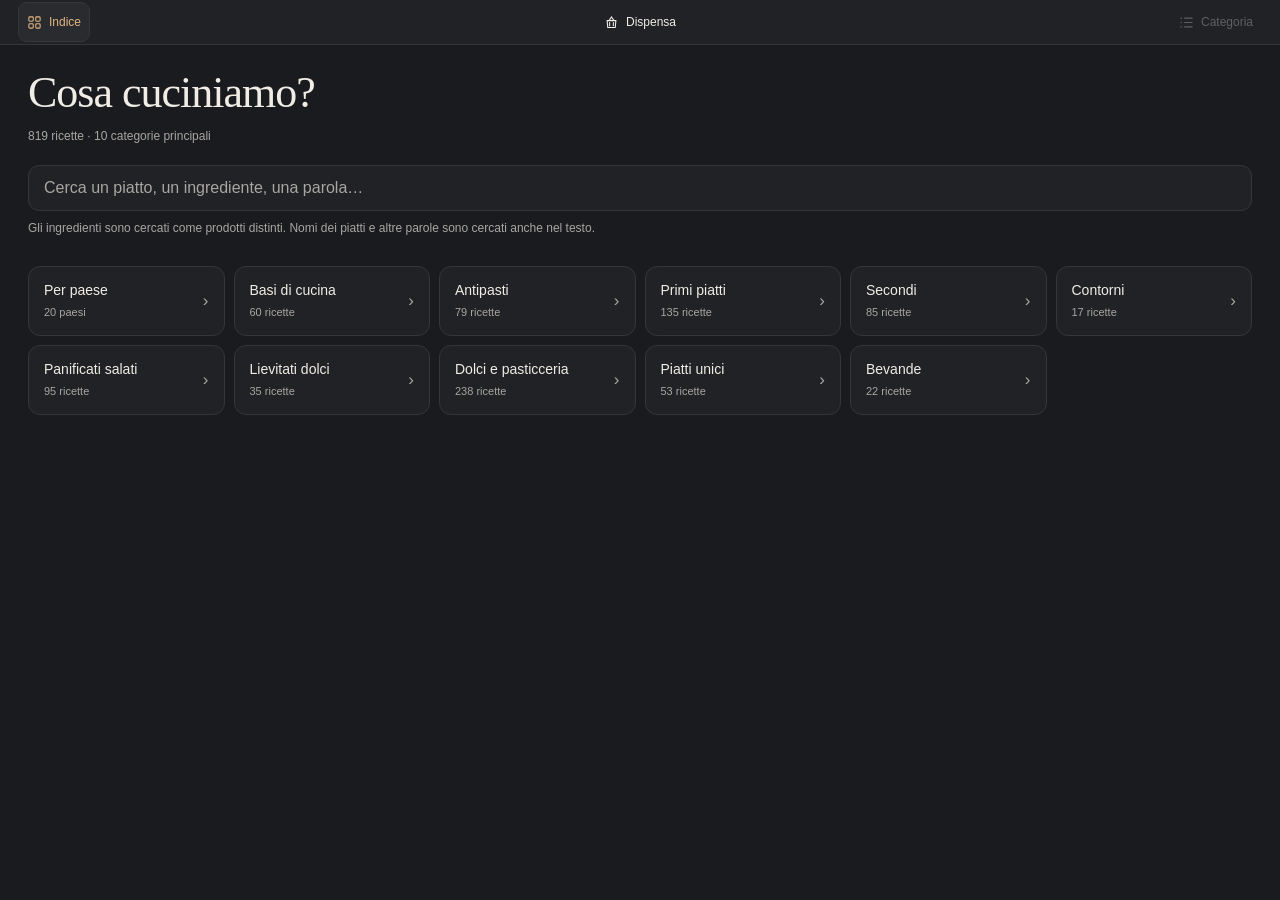
<file: index.html>
<!doctype html><html lang="it"><head><meta charset="utf-8"><meta name="viewport" content="width=device-width,initial-scale=1"><meta http-equiv="refresh" content="0;url=./app/"><title>Sapore · Ricettario</title><script>location.replace(new URL("./app/"+location.search+location.hash,location.href).href)</script></head><body><p>Apri <a href="./app/">Sapore · Ricettario</a>.</p></body></html>
</file>
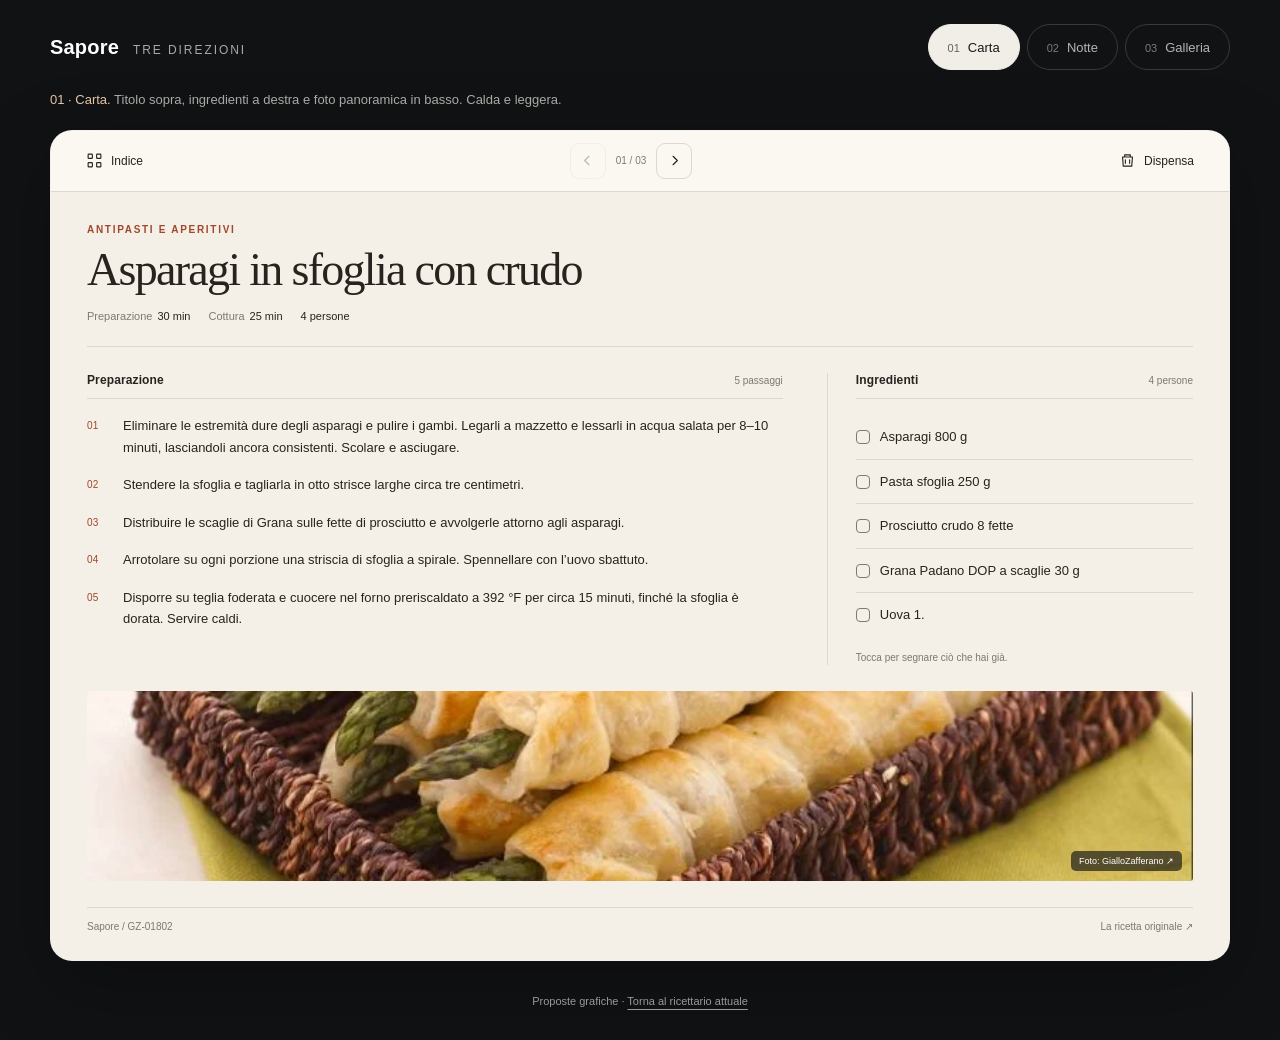
<file: lavorazione/layout/proposte-layout.html>
<!doctype html>
<html lang="it"><head><meta charset="utf-8"><meta name="viewport" content="width=device-width,initial-scale=1,viewport-fit=cover"><meta name="theme-color" content="#111214"><title>Sapore · Tre proposte</title>
<style>
*{box-sizing:border-box}body{margin:0;background:#111214;color:#eae8e3;font-family:ui-sans-serif,-apple-system,BlinkMacSystemFont,"Segoe UI",sans-serif}button,a{touch-action:manipulation;-webkit-tap-highlight-color:transparent}button{font:inherit;cursor:pointer}button:focus-visible,a:focus-visible{outline:2px solid #e8ad80;outline-offset:4px}button:disabled{opacity:.3;cursor:default}a{color:inherit}button svg,a svg{width:17px;height:17px;stroke:currentColor;fill:none;stroke-width:1.6;stroke-linecap:round;stroke-linejoin:round;flex-shrink:0}[hidden]{display:none!important}
.lab{max-width:1180px;margin:0 auto;padding:24px 0 20px;display:flex;align-items:center;justify-content:space-between;gap:24px}.labTitle{font-size:12px;letter-spacing:.16em;text-transform:uppercase;color:#aaa9a5}.labTitle strong{color:#fff;font-weight:650;letter-spacing:.01em;font-size:20px;margin-right:14px;text-transform:none}.tabs{display:flex;gap:7px}.tabs button{min-height:46px;padding:10px 19px;border:1px solid #38393c;border-radius:100px;background:transparent;color:#b5b4b1;font-size:13px}.tabs button[aria-selected=true]{background:#f1eee8;color:#191919;border-color:#f1eee8}.tabs em{font-style:normal;font-size:11px;opacity:.65;margin-right:8px}.description{max-width:1180px;margin:0 auto 20px;font-size:13px;color:#aaa9a5;line-height:1.5}.description strong{color:#e6c4a6;font-weight:500}.frame{--bg:#f4efe7;--panel:#fbf8f2;--ink:#28231f;--muted:#81786d;--accent:#a0482b;--line:#ded7cd;--subtle:#eae1d5;color-scheme:light;color:var(--ink);background:var(--bg);margin:0 auto 32px;max-width:1180px;border-radius:22px;overflow:hidden;box-shadow:0 24px 80px #0004;border:1px solid #ffffff13}.toolbar{display:flex;align-items:center;justify-content:space-between;padding:10px 24px;gap:12px;border-bottom:1px solid var(--line);background:var(--panel)}.tool{display:inline-flex;align-items:center;justify-content:center;gap:8px;min-height:40px;padding:7px 11px;border:0;background:transparent;color:var(--ink);font-size:12px;text-decoration:none;border-radius:9px}.tool:hover{background:var(--subtle)}.tool[aria-expanded=true]{background:var(--subtle)}.paging{display:flex;align-items:center;gap:10px}.paging .tool{border:1px solid var(--line);width:36px;min-height:36px;padding:0}.paging small{font-size:10px;color:var(--muted);font-variant-numeric:tabular-nums}.menu{padding:16px 28px;background:var(--panel);border-bottom:1px solid var(--line)}.menu p{font-size:13px;color:var(--muted);margin:0 0 10px;line-height:1.5}.menu button{padding:10px 12px;background:transparent;color:var(--ink);border:1px solid var(--line);border-radius:9px;margin:0 5px 5px 0;font-size:12px}.menu button:hover{background:var(--subtle)}.canvas{padding:32px 36px 28px;display:grid;column-gap:44px;row-gap:26px}.eyebrow{margin:0 0 11px;font-size:10px;letter-spacing:.17em;text-transform:uppercase;font-weight:600;color:var(--accent)}h1{font-family:Georgia,"Times New Roman",serif;font-size:46px;line-height:1.03;letter-spacing:-1.7px;font-weight:400;margin:0 0 15px;max-width:700px;text-wrap:balance}.facts{display:flex;align-items:center;gap:18px;flex-wrap:wrap;font-size:11px;color:var(--muted);line-height:1.5}.facts span{display:flex;gap:5px;align-items:center}.facts svg{width:13px;height:13px;fill:none;stroke:currentColor;stroke-width:1.5}.facts b{font-weight:500;color:var(--ink)}.sectionLabel{display:flex;align-items:center;justify-content:space-between;margin:0 0 16px;padding-bottom:11px;border-bottom:1px solid var(--line)}h2{font-size:12px;font-weight:550;margin:0;letter-spacing:.01em}.sectionLabel small{font-size:10px;color:var(--muted);font-weight:400}.method ol{padding:0;margin:0;list-style:none;display:grid;gap:16px}.method li{display:grid;grid-template-columns:24px 1fr;gap:12px;font-size:13px;line-height:1.65;align-items:start}.method li::before{content:attr(data-number);font-size:10px;letter-spacing:.01em;color:var(--accent);padding-top:3px;font-variant-numeric:tabular-nums}.method p{margin:0}.ingredients ul{margin:0;padding:0;list-style:none;display:grid;gap:0}.ingredients li+li{border-top:1px solid var(--line)}.ingredient{display:flex;align-items:flex-start;gap:10px;cursor:pointer;padding:12px 0;font-size:13px;line-height:1.5}.ingredient input{appearance:none;margin:3px 0 0;width:14px;height:14px;flex-shrink:0;border:1px solid var(--muted);border-radius:4px;background:transparent;display:grid;place-items:center;cursor:pointer}.ingredient input:checked{background:var(--accent);border-color:var(--accent)}.ingredient input:checked:after{content:'✓';font-size:10px;line-height:1;color:var(--panel)}.ingredient:has(input:checked) span{color:var(--muted);text-decoration:line-through}.ingredient input:focus-visible{outline:2px solid var(--accent);outline-offset:4px}.ingredients .hint{font-size:10px;color:var(--muted);line-height:1.5;margin:13px 0 0}.picture{margin:0;position:relative;overflow:hidden;background:var(--subtle)}.picture img{display:block;width:100%;height:100%;object-fit:cover;object-position:center 48%}.picture figcaption{position:absolute;bottom:10px;right:11px;font-size:9px;background:#141414a8;color:#fff;padding:5px 8px;border-radius:5px}.picture figcaption a{text-decoration:none}.foot{grid-area:foot;display:flex;align-items:center;justify-content:space-between;border-top:1px solid var(--line);padding-top:13px;color:var(--muted);font-size:10px}.foot a{text-decoration:none}.foot a:hover{text-decoration:underline}.frame[data-design=carta] .canvas{grid-template-columns:minmax(0,1.9fr) minmax(250px,1fr);grid-template-areas:"title title" "method ingredients" "photo photo" "foot foot"}.heading{grid-area:title}.method{grid-area:method}.ingredients{grid-area:ingredients}.picture{grid-area:photo}.frame[data-design=carta] .heading{border-bottom:1px solid var(--line);padding-bottom:22px}.frame[data-design=carta] .ingredients{padding-left:28px;border-left:1px solid var(--line)}.frame[data-design=carta] .picture{height:190px;border-radius:3px}.frame[data-design=carta] .picture img{object-position:center 60%}
.frame[data-design=notte]{--bg:#191b1e;--panel:#202225;--ink:#f1ece5;--muted:#aaa6a1;--accent:#e2b483;--line:#343638;--subtle:#292b2e;color-scheme:dark}.frame[data-design=notte] .canvas{grid-template-columns:minmax(0,1.6fr) minmax(270px,1fr);grid-template-areas:"method title" "method ingredients" "photo ingredients" "foot foot";column-gap:40px;row-gap:22px;align-items:start}.frame[data-design=notte] h1{font-size:39px;line-height:1.08}.frame[data-design=notte] .heading{padding:5px 0 21px;border-bottom:1px solid var(--line)}.frame[data-design=notte] .facts{gap:9px 16px}.frame[data-design=notte] .method li{font-size:12px;line-height:1.6}.frame[data-design=notte] .method ol{gap:13px}.frame[data-design=notte] .ingredients{background:var(--panel);border:1px solid var(--line);padding:20px 23px;border-radius:16px}.frame[data-design=notte] .picture{height:212px;border-radius:13px}.frame[data-design=notte] .method .sectionLabel{margin-bottom:20px}.frame[data-design=notte] .method li::before{width:23px;height:23px;border:1px solid #76624d;border-radius:50%;text-align:center;padding-top:2px;color:var(--accent)}
.frame[data-design=galleria]{--bg:#111824;--panel:#172131;--ink:#f0f1f5;--muted:#a6afbf;--accent:#b9b8f5;--line:#2c3544;--subtle:#253044;color-scheme:dark}.frame[data-design=galleria] .canvas{grid-template-columns:minmax(0,1.04fr) minmax(0,1fr);grid-template-areas:"photo title" "photo ingredients" "method method" "foot foot";column-gap:36px;row-gap:22px}.frame[data-design=galleria] .picture{border-radius:16px;min-height:370px}.frame[data-design=galleria] .picture img{position:absolute;inset:0;object-position:center}.frame[data-design=galleria] .heading{padding:7px 0 0}.frame[data-design=galleria] h1{font-family:ui-sans-serif,-apple-system,BlinkMacSystemFont,"Segoe UI",sans-serif;font-weight:550;font-size:37px;line-height:1.12;letter-spacing:-1.3px;max-width:440px}.frame[data-design=galleria] .eyebrow{font-size:9px}.frame[data-design=galleria] .ingredients{padding-top:2px}.frame[data-design=galleria] .ingredient{padding:8px 0;font-size:12px}.frame[data-design=galleria] .ingredients .hint{display:none}.frame[data-design=galleria] .sectionLabel{margin-bottom:8px}.frame[data-design=galleria] .method{border-top:1px solid var(--line);padding-top:20px}.frame[data-design=galleria] .method .sectionLabel{border:0;padding-bottom:7px}.frame[data-design=galleria] .method ol{grid-template-columns:repeat(5,minmax(0,1fr));gap:22px}.frame[data-design=galleria] .method li{display:block;font-size:11px;line-height:1.65}.frame[data-design=galleria] .method li::before{display:block;font-size:18px;padding:0;margin-bottom:10px;letter-spacing:-.5px}.frame[data-design=galleria] .method li+li{border-left:1px solid var(--line);padding-left:20px}
.footerNote{color:#98999c;font-size:11px;text-align:center;margin:12px 20px 30px;line-height:1.6}.footerNote a{text-underline-offset:4px}
@media(min-width:1400px){.lab{padding-top:32px}.canvas{padding-top:38px;padding-bottom:32px}}
@media(max-width:1240px){.lab,.description{margin-left:26px;margin-right:26px}.frame{margin-left:24px;margin-right:24px}}
@media(max-width:760px){.lab{padding:20px 0 12px;display:block;margin:0 16px}.labTitle{margin-bottom:15px;font-size:10px}.labTitle strong{font-size:18px}.tabs{gap:6px}.tabs button{flex:1;padding:9px 10px;font-size:12px;min-height:43px}.tabs em{margin-right:5px;font-size:10px}.description{margin:0 18px 17px;font-size:12px;min-height:36px}.frame{margin:0 10px 20px;border-radius:17px}.toolbar{padding:8px 10px;gap:4px}.tool{font-size:11px;padding:5px 7px;gap:5px;min-height:40px}.tool svg{width:15px;height:15px}.paging{gap:7px}.paging .tool{width:32px;min-height:32px}.paging small{font-size:9px}.canvas{padding:24px 22px 20px!important;gap:25px!important;grid-template-columns:minmax(0,1fr)!important;grid-template-areas:"title" "ingredients" "method" "photo" "foot"!important}h1,.frame[data-design=notte] h1,.frame[data-design=galleria] h1{font-size:34px;line-height:1.08;letter-spacing:-1px}.facts{gap:8px 14px}.frame[data-design=carta] .ingredients{padding:0;border:0}.frame[data-design=carta] .heading{padding-bottom:20px}.method li,.frame[data-design=notte] .method li{font-size:14px;line-height:1.65;grid-template-columns:24px 1fr}.method ol,.frame[data-design=notte] .method ol{gap:19px}.ingredient,.frame[data-design=galleria] .ingredient{font-size:14px;padding:11px 0}.frame[data-design=notte] .ingredients{padding:19px}.frame[data-design=notte] .heading{padding-bottom:20px}.frame[data-design=carta] .picture,.frame[data-design=notte] .picture{height:auto;aspect-ratio:1.25 / 1;border-radius:12px}.frame[data-design=galleria] .canvas{grid-template-areas:"photo" "title" "ingredients" "method" "foot"!important}.frame[data-design=galleria] .picture{min-height:0;aspect-ratio:1.2 / 1}.frame[data-design=galleria] .heading{padding:0}.frame[data-design=galleria] .method ol{grid-template-columns:1fr;gap:20px}.frame[data-design=galleria] .method li{display:grid;grid-template-columns:25px 1fr;gap:12px;font-size:14px}.frame[data-design=galleria] .method li+li{border-left:0;padding:0}.frame[data-design=galleria] .method li::before{font-size:13px;padding-top:3px;margin:0}.foot{font-size:10px;gap:12px;line-height:1.5}.menu{padding:16px}.menu button{display:block;width:100%;text-align:left;margin-bottom:7px}}
@media(prefers-reduced-motion:no-preference){.canvas{animation:appear .22s ease}@keyframes appear{from{opacity:.5;transform:translateY(5px)}to{opacity:1;transform:none}}}
</style></head>
<body>
<header class="lab"><div class="labTitle"><strong>Sapore</strong>Tre direzioni</div><div class="tabs" role="tablist" aria-label="Confronta le proposte"><button role="tab" id="tab-carta" aria-controls="prototype" data-design="carta" aria-selected="true"><em>01</em>Carta</button><button role="tab" id="tab-notte" aria-controls="prototype" data-design="notte" aria-selected="false"><em>02</em>Notte</button><button role="tab" id="tab-galleria" aria-controls="prototype" data-design="galleria" aria-selected="false"><em>03</em>Galleria</button></div></header>
<p class="description" id="description" aria-live="polite"></p>
<main class="frame" id="prototype" data-design="carta" role="tabpanel" aria-labelledby="tab-carta">
<nav class="toolbar" aria-label="Navigazione ricette"><button class="tool" id="index" aria-expanded="false" aria-controls="indexMenu"><svg viewBox="0 0 24 24" aria-hidden="true"><rect x="3" y="3" width="6" height="6" rx="1"/><rect x="15" y="3" width="6" height="6" rx="1"/><rect x="3" y="15" width="6" height="6" rx="1"/><rect x="15" y="15" width="6" height="6" rx="1"/></svg>Indice</button><div class="paging"><button class="tool" id="prev" aria-label="Ricetta precedente"><svg viewBox="0 0 24 24" aria-hidden="true"><path d="m14 6-6 6 6 6"/></svg></button><small id="position"></small><button class="tool" id="next" aria-label="Ricetta successiva"><svg viewBox="0 0 24 24" aria-hidden="true"><path d="m10 6 6 6-6 6"/></svg></button></div><button class="tool" id="pantry" aria-expanded="false" aria-controls="pantryMenu"><svg viewBox="0 0 24 24" aria-hidden="true"><path d="M5 7h14l-1 13H6L5 7ZM8 7V4h8v3M9 11v5m6-5v5"/></svg>Dispensa</button></nav>
<section class="menu" id="indexMenu" aria-label="Ricette della prova" hidden><p>Tre ricette per provare le impaginazioni.</p><div id="recipeChoices"></div></section>
<section class="menu" id="pantryMenu" hidden><p>Spunta gli ingredienti che hai già. Le spunte restano passando da una proposta all’altra.</p><button id="clearPantry">Azzera le spunte di questa ricetta</button></section>
<article class="canvas" id="canvas"></article>
</main><p class="footerNote">Proposte grafiche · <a href="./">Torna al ricettario attuale</a></p>
<script>
const recipes=[{"id": "GZ-01802", "name": "Asparagi in sfoglia con crudo", "category": "Antipasti e aperitivi", "serves": "4 persone", "prep": "30 min", "cook": "25 min", "rest": "", "ingredients": ["Asparagi 800 g", "Pasta sfoglia 250 g", "Prosciutto crudo 8 fette", "Grana Padano DOP a scaglie 30 g", "Uova 1."], "steps": ["Eliminare le estremità dure degli asparagi e pulire i gambi. Legarli a mazzetto e lessarli in acqua salata per 8–10 minuti, lasciandoli ancora consistenti. Scolare e asciugare.", "Stendere la sfoglia e tagliarla in otto strisce larghe circa tre centimetri.", "Distribuire le scaglie di Grana sulle fette di prosciutto e avvolgerle attorno agli asparagi.", "Arrotolare su ogni porzione una striscia di sfoglia a spirale. Spennellare con l’uovo sbattuto.", "Disporre su teglia foderata e cuocere nel forno preriscaldato a 392 °F per circa 15 minuti, finché la sfoglia è dorata. Servire caldi."], "photo": "https://www.giallozafferano.com/images/313-31394/asparagus-in-puff-pastry-with-prosciutto_780x520_wm.jpg", "source": "https://www.giallozafferano.com/recipes/asparagus-in-puff-pastry-with-prosciutto.html", "pdfPage": 16, "description": "La newsletter presenta questo piatto, ma non ne conserva una descrizione completa. La fonte è disponibile tramite il collegamento qui sotto", "image": "[data-uri]"}, {"id": "GZ-02318", "name": "Barchette di pane ripiene", "category": "Antipasti e aperitivi", "serves": "8 barchette", "prep": "30 min", "cook": "15 min (scheda fonte); 25 min (procedimento)", "rest": "", "ingredients": ["Panini multicereali 8", "uova 6", "ricotta 40 g", "Parmigiano Reggiano 20 g", "erba cipollina q.b.", "sale e pepe q.b.", "olio EVO 3 cucchiai", "pancetta 70 g", "melanzana 140 g", "prosciutto cotto 100 g", "zucchine 200 g. Per spennellare: uovo 1."], "steps": ["Tagliare la parte superiore dei panini e scavare la mollica, lasciando un fondo sufficientemente robusto.", "Tagliare zucchina e melanzana a dadini; saltarle in padella con l’olio per circa 10 minuti e lasciarle raffreddare.", "Sbattere le sei uova con ricotta, Parmigiano, erba cipollina, ortaggi raffreddati, prosciutto cotto e pancetta a dadini; regolare sale e pepe.", "Riempire i panini con il composto senza eccedere con la parte liquida. Spennellare la superficie con l’uovo rimasto.", "Cuocere in forno ventilato preriscaldato a circa 175 °C per 25 minuti, finché il ripieno risulta rappreso e dorato. Servire tiepidi o freddi."], "photo": "https://www.giallozafferano.com/images/315-31526/bread-boats-stuffed_780x520_wm.jpg", "source": "https://www.giallozafferano.com/recipes/bread-boats-stuffed.html", "pdfPage": 19, "description": "Le barchette di pane ripiene sono una ricetta golosa e saporita, ottima come contorno o servita ad un aperitivo", "image": "[data-uri]"}, {"id": "GZ-01480", "name": "Baccalà mantecato alla veneziana", "category": "Antipasti e aperitivi", "serves": "4 persone", "prep": "30 min", "cook": "30 min", "rest": "", "ingredients": ["Stoccafisso già ammollato 800 g", "Olio di semi di girasole 500 g", "Alloro 2 foglie", "Sale fino q.b.", "Pepe nero q.b.", "PER GUARNIRE: Prezzemolo q.b.", "Pepe nero q.b."], "steps": ["Sciacquare più volte lo stoccafisso ammollato, eliminare le spine e tagliarlo in grossi pezzi.", "Trasferirlo in una casseruola con l’alloro e acqua fredda sufficiente a coprirlo.", "Portare a ebollizione, schiumare e cuocere per circa 30 minuti, finché il pesce tende a sfaldarsi.", "Scolare bene e lavorare il pesce ancora caldo in planetaria con la frusta a velocità medio-bassa.", "Versare l’olio di semi a filo, regolando sale e pepe; montare per circa 10 minuti fino a ottenere una crema soffice.", "Formare quenelle e servire su crostini di pane o polenta, completando con prezzemolo e pepe."], "photo": "https://www.giallozafferano.es/images/3-350/Bacalao-a-la-crema-a-la-veneciana_1200x800.jpg", "source": "https://www.giallozafferano.es/recetas/Bacalao-a-la-crema-a-la-veneciana.html", "pdfPage": 364, "description": "Il baccalà mantecato alla veneziana è un antipasto tipico, una crema di stoccafisso molto delicata, servita come con crostini di polpenta o pane!", "image": "[data-uri]"}];
const copy={carta:'<strong>01 · Carta.</strong> Titolo sopra, ingredienti a destra e foto panoramica in basso. Calda e leggera.',notte:'<strong>02 · Notte.</strong> Titolo e ingredienti a destra, preparazione a sinistra e foto sotto. Antracite e ambra.',galleria:'<strong>03 · Galleria.</strong> Foto e titolo affiancati, ingredienti sotto il titolo e preparazione a tutta larghezza. Blu notte e lilla.'};
let current=0;let design=['carta','notte','galleria'].includes(location.hash.slice(1))?location.hash.slice(1):'carta';const checked=new Set();
const esc=s=>String(s).replace(/[&<>"']/g,c=>({'&':'&amp;','<':'&lt;','>':'&gt;','"':'&quot;',"'":'&#39;'}[c]));
function render(){const r=recipes[current];document.getElementById('position').textContent=String(current+1).padStart(2,'0')+' / 03';document.getElementById('prev').disabled=current===0;document.getElementById('next').disabled=current===recipes.length-1;
document.getElementById('canvas').innerHTML=`<header class="heading"><p class="eyebrow">${esc(r.category)}</p><h1>${esc(r.name)}</h1><div class="facts"><span>Preparazione <b>${esc(r.prep)}</b></span><span>Cottura <b>${esc(r.cook)}</b></span><span><b>${esc(r.serves)}</b></span></div></header><section class="ingredients" aria-label="Ingredienti"><div class="sectionLabel"><h2>Ingredienti</h2><small>${esc(r.serves)}</small></div><ul>${r.ingredients.map((x,i)=>`<li><label class="ingredient"><input type="checkbox" data-ingredient="${i}" ${checked.has(r.id+'-'+i)?'checked':''}><span>${esc(x)}</span></label></li>`).join('')}</ul><p class="hint">Tocca per segnare ciò che hai già.</p></section><section class="method" aria-label="Preparazione"><div class="sectionLabel"><h2>Preparazione</h2><small>${r.steps.length} passaggi</small></div><ol>${r.steps.map((x,i)=>`<li data-number="${String(i+1).padStart(2,'0')}"><p>${esc(x)}</p></li>`).join('')}</ol></section><figure class="picture"><img src="${r.image}" alt="${esc(r.name)}" decoding="async"><figcaption><a href="${esc(r.source)}" target="_blank" rel="noopener noreferrer">Foto: GialloZafferano ↗</a></figcaption></figure><footer class="foot"><span>Sapore / ${esc(r.id)}</span><a href="${esc(r.source)}" target="_blank" rel="noopener noreferrer">La ricetta originale ↗</a></footer>`;
document.getElementById('recipeChoices').innerHTML=recipes.map((x,i)=>`<button data-recipe="${i}">${esc(x.name)}</button>`).join('');}
function setDesign(value){design=value;document.getElementById('prototype').dataset.design=value;document.getElementById('prototype').setAttribute('aria-labelledby','tab-'+value);document.getElementById('description').innerHTML=copy[value];document.querySelectorAll('[role=tab]').forEach(b=>{b.setAttribute('aria-selected',String(b.dataset.design===value));b.tabIndex=b.dataset.design===value?0:-1});history.replaceState(null,'','#'+value);}
document.querySelector('.tabs').addEventListener('click',e=>{const b=e.target.closest('[data-design]');if(b)setDesign(b.dataset.design)});
document.querySelector('.tabs').addEventListener('keydown',e=>{if(!['ArrowLeft','ArrowRight','Home','End'].includes(e.key))return;e.preventDefault();const names=['carta','notte','galleria'];const i=e.key==='Home'?0:e.key==='End'?2:(names.indexOf(design)+(e.key==='ArrowRight'?1:2))%3;setDesign(names[i]);document.getElementById('tab-'+names[i]).focus()});
document.getElementById('prev').onclick=()=>{if(current>0){current--;render()}};document.getElementById('next').onclick=()=>{if(current<recipes.length-1){current++;render()}};
for(const name of ['index','pantry'])document.getElementById(name).onclick=()=>{const panel=document.getElementById(name+'Menu');panel.hidden=!panel.hidden;document.getElementById(name).setAttribute('aria-expanded',String(!panel.hidden))};
document.getElementById('recipeChoices').onclick=e=>{const b=e.target.closest('[data-recipe]');if(b){current=Number(b.dataset.recipe);render();document.getElementById('indexMenu').hidden=true;document.getElementById('index').setAttribute('aria-expanded','false')}};
document.getElementById('canvas').onchange=e=>{if(!e.target.matches('[data-ingredient]'))return;const key=recipes[current].id+'-'+e.target.dataset.ingredient;e.target.checked?checked.add(key):checked.delete(key)};
document.getElementById('clearPantry').onclick=()=>{for(const key of checked)if(key.startsWith(recipes[current].id+'-'))checked.delete(key);render()};setDesign(design);render();
</script></body></html>
</file>
